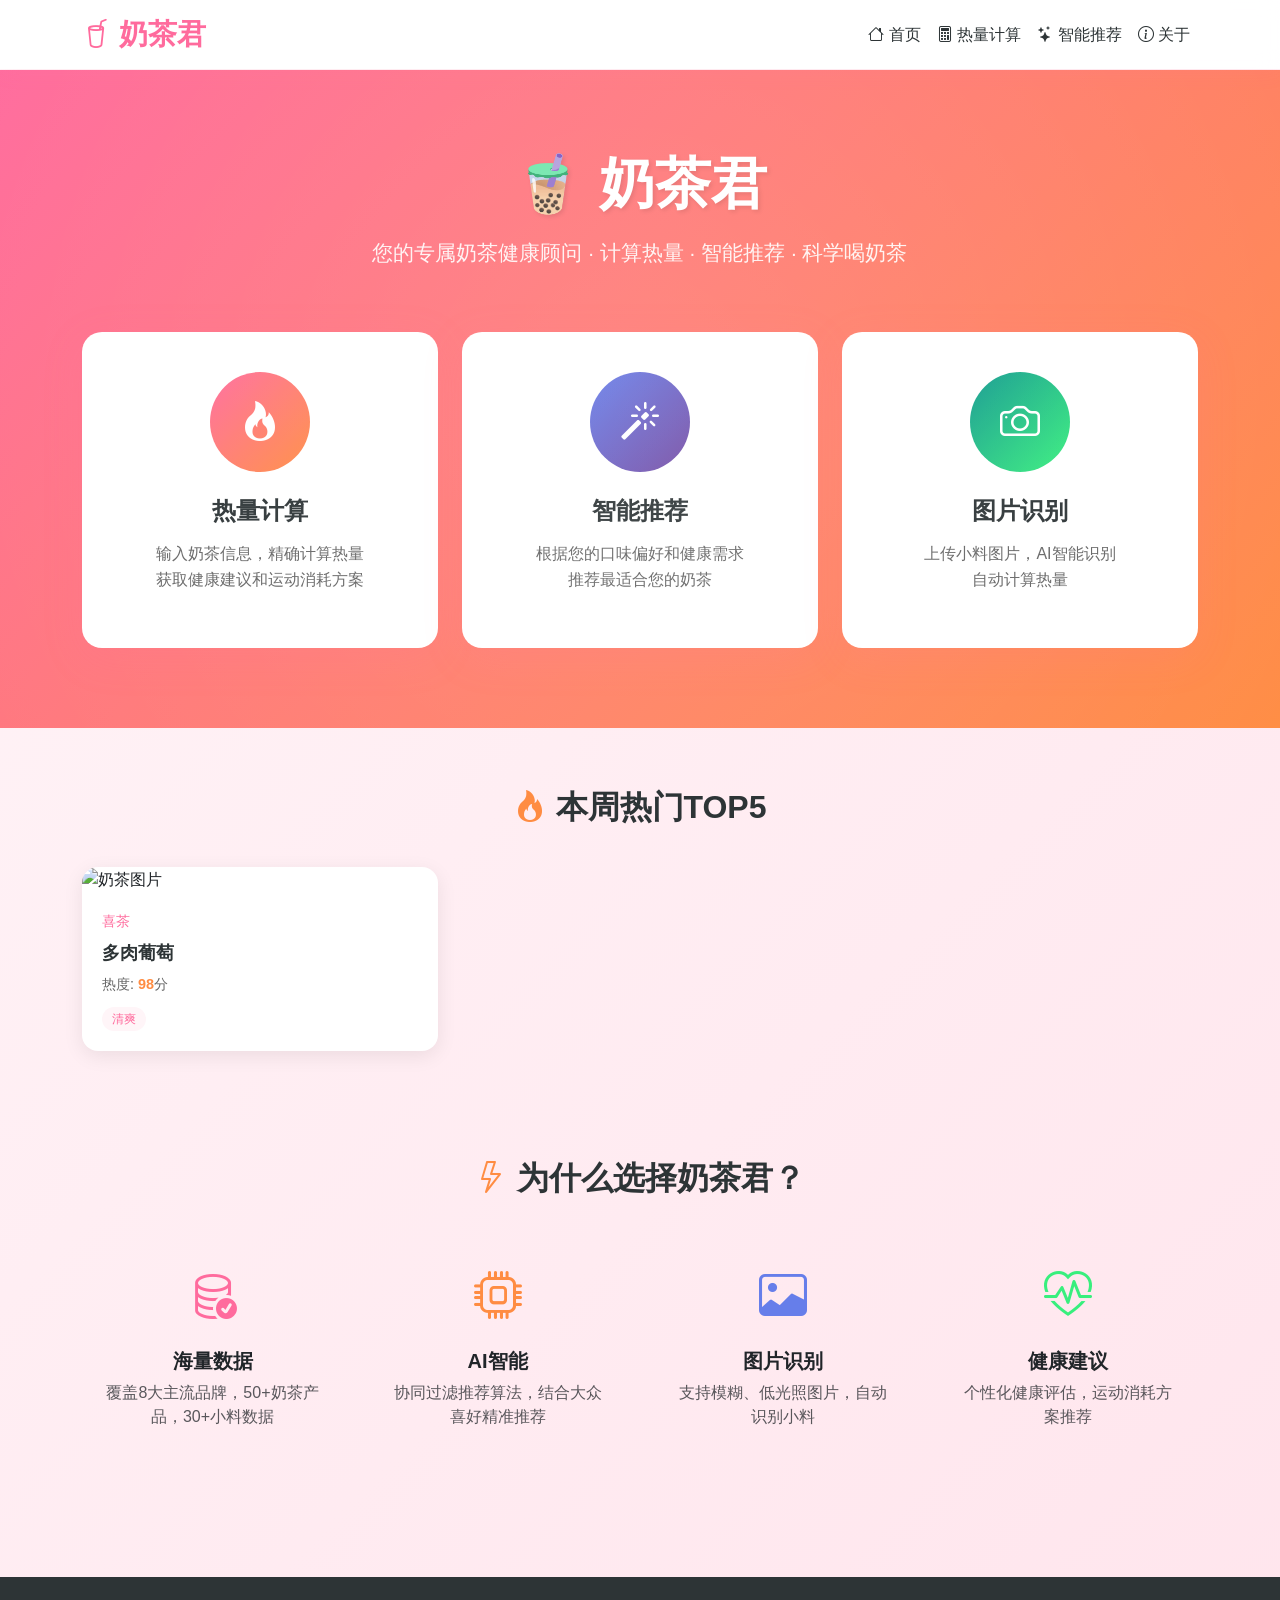
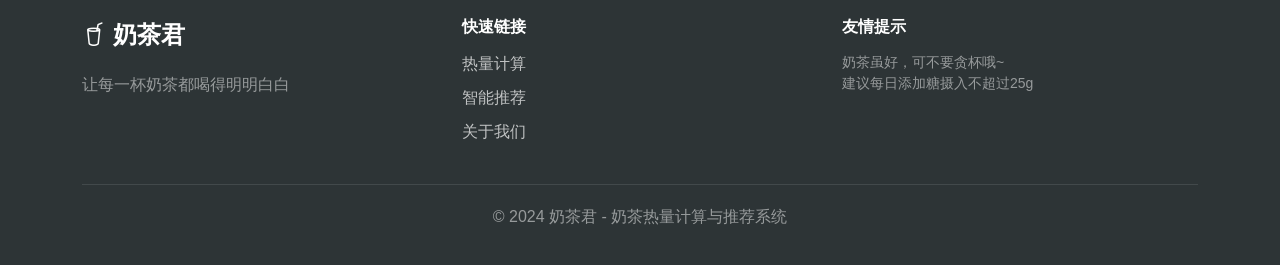
<file: target/classes/templates/index.html>
<!DOCTYPE html>
<html lang="zh-CN" xmlns:th="http://www.thymeleaf.org">
<head>
    <meta charset="UTF-8">
    <meta name="viewport" content="width=device-width, initial-scale=1.0">
    <title th:text="${pageTitle}">奶茶君</title>
    <link href="https://cdn.jsdelivr.net/npm/bootstrap@5.3.0/dist/css/bootstrap.min.css" rel="stylesheet">
    <link href="https://cdn.jsdelivr.net/npm/bootstrap-icons@1.10.0/font/bootstrap-icons.css" rel="stylesheet">
    <style>
        :root {
            --primary-color: #FF6B9D;
            --secondary-color: #FFB6C1;
            --accent-color: #FF8C42;
            --dark-color: #2D3436;
            --light-color: #FFF5F8;
        }

        * {
            margin: 0;
            padding: 0;
            box-sizing: border-box;
        }

        body {
            font-family: 'PingFang SC', 'Microsoft YaHei', sans-serif;
            background: linear-gradient(135deg, #FFF5F8 0%, #FFE4EC 100%);
            min-height: 100vh;
        }

        /* 导航栏 */
        .navbar {
            background: rgba(255, 255, 255, 0.95);
            backdrop-filter: blur(10px);
            box-shadow: 0 2px 20px rgba(255, 107, 157, 0.1);
        }

        .navbar-brand {
            font-size: 1.8rem;
            font-weight: bold;
            color: var(--primary-color) !important;
        }

        .navbar-brand i {
            margin-right: 8px;
        }

        .nav-link {
            color: var(--dark-color) !important;
            font-weight: 500;
            transition: all 0.3s ease;
        }

        .nav-link:hover {
            color: var(--primary-color) !important;
        }

        /* Hero区域 */
        .hero-section {
            background: linear-gradient(135deg, var(--primary-color) 0%, var(--accent-color) 100%);
            padding: 80px 0;
            color: white;
            text-align: center;
            position: relative;
            overflow: hidden;
        }

        .hero-section::before {
            content: '';
            position: absolute;
            top: -50%;
            left: -50%;
            width: 200%;
            height: 200%;
            background: radial-gradient(circle, rgba(255,255,255,0.1) 0%, transparent 60%);
            animation: float 15s ease-in-out infinite;
        }

        @keyframes float {
            0%, 100% { transform: translate(0, 0); }
            50% { transform: translate(30px, 30px); }
        }

        .hero-title {
            font-size: 3.5rem;
            font-weight: bold;
            margin-bottom: 20px;
            text-shadow: 2px 2px 4px rgba(0,0,0,0.1);
        }

        .hero-subtitle {
            font-size: 1.3rem;
            opacity: 0.9;
            margin-bottom: 40px;
        }

        /* 功能卡片 */
        .feature-card {
            background: white;
            border-radius: 20px;
            padding: 40px 30px;
            text-align: center;
            box-shadow: 0 10px 40px rgba(255, 107, 157, 0.15);
            transition: all 0.4s ease;
            cursor: pointer;
            height: 100%;
            text-decoration: none;
            color: inherit;
            display: block;
        }

        .feature-card:hover {
            transform: translateY(-10px);
            box-shadow: 0 20px 60px rgba(255, 107, 157, 0.25);
        }

        .feature-icon {
            width: 100px;
            height: 100px;
            border-radius: 50%;
            display: flex;
            align-items: center;
            justify-content: center;
            margin: 0 auto 25px;
            font-size: 2.5rem;
            color: white;
        }

        .feature-icon.calorie {
            background: linear-gradient(135deg, #FF6B9D 0%, #FF8C42 100%);
        }

        .feature-icon.recommend {
            background: linear-gradient(135deg, #667eea 0%, #764ba2 100%);
        }

        .feature-icon.image {
            background: linear-gradient(135deg, #11998e 0%, #38ef7d 100%);
        }

        .feature-title {
            font-size: 1.5rem;
            font-weight: bold;
            color: var(--dark-color);
            margin-bottom: 15px;
        }

        .feature-desc {
            color: #666;
            line-height: 1.6;
        }

        /* 热门推荐区域 */
        .hot-section {
            padding: 60px 0;
        }

        .section-title {
            font-size: 2rem;
            font-weight: bold;
            color: var(--dark-color);
            text-align: center;
            margin-bottom: 40px;
        }

        .section-title i {
            color: var(--accent-color);
            margin-right: 10px;
        }

        .hot-card {
            background: white;
            border-radius: 16px;
            overflow: hidden;
            box-shadow: 0 5px 20px rgba(0,0,0,0.08);
            transition: all 0.3s ease;
        }

        .hot-card:hover {
            transform: translateY(-5px);
            box-shadow: 0 10px 30px rgba(255, 107, 157, 0.2);
        }

        .hot-rank {
            position: absolute;
            top: 10px;
            left: 10px;
            width: 35px;
            height: 35px;
            border-radius: 50%;
            display: flex;
            align-items: center;
            justify-content: center;
            font-weight: bold;
            color: white;
            font-size: 0.9rem;
        }

        .rank-1 { background: linear-gradient(135deg, #FFD700, #FFA500); }
        .rank-2 { background: linear-gradient(135deg, #C0C0C0, #A0A0A0); }
        .rank-3 { background: linear-gradient(135deg, #CD7F32, #8B4513); }
        .rank-other { background: var(--primary-color); }

        .hot-image {
            width: 100%;
            height: 180px;
            object-fit: cover;
            position: relative;
        }

        .hot-image-wrapper {
            position: relative;
        }

        .hot-info {
            padding: 20px;
        }

        .hot-brand {
            font-size: 0.85rem;
            color: var(--primary-color);
            font-weight: 500;
        }

        .hot-name {
            font-size: 1.1rem;
            font-weight: bold;
            color: var(--dark-color);
            margin: 8px 0;
        }

        .hot-calorie {
            font-size: 0.9rem;
            color: #666;
        }

        .hot-calorie span {
            color: var(--accent-color);
            font-weight: bold;
        }

        .hot-tags {
            margin-top: 10px;
        }

        .hot-tag {
            display: inline-block;
            padding: 3px 10px;
            background: var(--light-color);
            color: var(--primary-color);
            border-radius: 15px;
            font-size: 0.75rem;
            margin-right: 5px;
        }

        /* 页脚 */
        .footer {
            background: var(--dark-color);
            color: white;
            padding: 40px 0 20px;
            margin-top: 60px;
        }

        .footer-title {
            font-size: 1.5rem;
            font-weight: bold;
            margin-bottom: 20px;
        }

        .footer-links a {
            color: rgba(255,255,255,0.7);
            text-decoration: none;
            display: block;
            margin-bottom: 10px;
            transition: color 0.3s;
        }

        .footer-links a:hover {
            color: var(--primary-color);
        }

        .copyright {
            text-align: center;
            padding-top: 20px;
            border-top: 1px solid rgba(255,255,255,0.1);
            margin-top: 30px;
            color: rgba(255,255,255,0.5);
        }

        /* 响应式 */
        @media (max-width: 768px) {
            .hero-title {
                font-size: 2.5rem;
            }
            .hero-subtitle {
                font-size: 1.1rem;
            }
        }
    </style>
</head>
<body>
    <!-- 导航栏 -->
    <nav class="navbar navbar-expand-lg fixed-top">
        <div class="container">
            <a class="navbar-brand" href="/">
                <i class="bi bi-cup-straw"></i>奶茶君
            </a>
            <button class="navbar-toggler" type="button" data-bs-toggle="collapse" data-bs-target="#navbarNav">
                <span class="navbar-toggler-icon"></span>
            </button>
            <div class="collapse navbar-collapse" id="navbarNav">
                <ul class="navbar-nav ms-auto">
                    <li class="nav-item">
                        <a class="nav-link" href="/"><i class="bi bi-house"></i> 首页</a>
                    </li>
                    <li class="nav-item">
                        <a class="nav-link" href="/calorie"><i class="bi bi-calculator"></i> 热量计算</a>
                    </li>
                    <li class="nav-item">
                        <a class="nav-link" href="/recommend"><i class="bi bi-stars"></i> 智能推荐</a>
                    </li>
                    <li class="nav-item">
                        <a class="nav-link" href="/about"><i class="bi bi-info-circle"></i> 关于</a>
                    </li>
                </ul>
            </div>
        </div>
    </nav>

    <!-- Hero区域 -->
    <section class="hero-section" style="margin-top: 70px;">
        <div class="container">
            <h1 class="hero-title">🧋 奶茶君</h1>
            <p class="hero-subtitle">您的专属奶茶健康顾问 · 计算热量 · 智能推荐 · 科学喝奶茶</p>
            <div class="row justify-content-center g-4 mt-4">
                <div class="col-md-4">
                    <a href="/calorie" class="feature-card">
                        <div class="feature-icon calorie">
                            <i class="bi bi-fire"></i>
                        </div>
                        <h3 class="feature-title">热量计算</h3>
                        <p class="feature-desc">输入奶茶信息，精确计算热量<br>获取健康建议和运动消耗方案</p>
                    </a>
                </div>
                <div class="col-md-4">
                    <a href="/recommend" class="feature-card">
                        <div class="feature-icon recommend">
                            <i class="bi bi-magic"></i>
                        </div>
                        <h3 class="feature-title">智能推荐</h3>
                        <p class="feature-desc">根据您的口味偏好和健康需求<br>推荐最适合您的奶茶</p>
                    </a>
                </div>
                <div class="col-md-4">
                    <a href="/calorie?mode=image" class="feature-card">
                        <div class="feature-icon image">
                            <i class="bi bi-camera"></i>
                        </div>
                        <h3 class="feature-title">图片识别</h3>
                        <p class="feature-desc">上传小料图片，AI智能识别<br>自动计算热量</p>
                    </a>
                </div>
            </div>
        </div>
    </section>

    <!-- 热门推荐区域 -->
    <section class="hot-section">
        <div class="container">
            <h2 class="section-title"><i class="bi bi-fire"></i>本周热门TOP5</h2>
            <div class="row g-4">
                <div class="col-md-4 col-lg-2-4" th:each="product, stat : ${hotProducts}">
                    <div class="hot-card">
                        <div class="hot-image-wrapper">
                            <img class="hot-image" th:src="@{/img/placeholder.jpg}" alt="奶茶图片">
                            <div class="hot-rank" th:classappend="${stat.index == 0} ? 'rank-1' : (${stat.index == 1} ? 'rank-2' : (${stat.index == 2} ? 'rank-3' : 'rank-other'))"
                                 th:text="${stat.index + 1}">1</div>
                        </div>
                        <div class="hot-info">
                            <div class="hot-brand" th:text="${product.brandName}">喜茶</div>
                            <div class="hot-name" th:text="${product.productName}">多肉葡萄</div>
                            <div class="hot-calorie">热度: <span th:text="${product.hotScore}">98</span>分</div>
                            <div class="hot-tags">
                                <span class="hot-tag" th:each="tag : ${product.tags}" th:text="${tag}">清爽</span>
                            </div>
                        </div>
                    </div>
                </div>
            </div>
        </div>
    </section>

    <!-- 功能介绍 -->
    <section class="py-5">
        <div class="container">
            <h2 class="section-title"><i class="bi bi-lightning"></i>为什么选择奶茶君？</h2>
            <div class="row g-4">
                <div class="col-md-3">
                    <div class="text-center p-4">
                        <i class="bi bi-database-check" style="font-size: 3rem; color: var(--primary-color);"></i>
                        <h5 class="mt-3 fw-bold">海量数据</h5>
                        <p class="text-muted">覆盖8大主流品牌，50+奶茶产品，30+小料数据</p>
                    </div>
                </div>
                <div class="col-md-3">
                    <div class="text-center p-4">
                        <i class="bi bi-cpu" style="font-size: 3rem; color: var(--accent-color);"></i>
                        <h5 class="mt-3 fw-bold">AI智能</h5>
                        <p class="text-muted">协同过滤推荐算法，结合大众喜好精准推荐</p>
                    </div>
                </div>
                <div class="col-md-3">
                    <div class="text-center p-4">
                        <i class="bi bi-image" style="font-size: 3rem; color: #667eea;"></i>
                        <h5 class="mt-3 fw-bold">图片识别</h5>
                        <p class="text-muted">支持模糊、低光照图片，自动识别小料</p>
                    </div>
                </div>
                <div class="col-md-3">
                    <div class="text-center p-4">
                        <i class="bi bi-heart-pulse" style="font-size: 3rem; color: #38ef7d;"></i>
                        <h5 class="mt-3 fw-bold">健康建议</h5>
                        <p class="text-muted">个性化健康评估，运动消耗方案推荐</p>
                    </div>
                </div>
            </div>
        </div>
    </section>

    <!-- 页脚 -->
    <footer class="footer">
        <div class="container">
            <div class="row">
                <div class="col-md-4">
                    <div class="footer-title"><i class="bi bi-cup-straw"></i> 奶茶君</div>
                    <p class="text-white-50">让每一杯奶茶都喝得明明白白</p>
                </div>
                <div class="col-md-4 footer-links">
                    <h6 class="fw-bold mb-3">快速链接</h6>
                    <a href="/calorie">热量计算</a>
                    <a href="/recommend">智能推荐</a>
                    <a href="/about">关于我们</a>
                </div>
                <div class="col-md-4 footer-links">
                    <h6 class="fw-bold mb-3">友情提示</h6>
                    <p class="text-white-50 small">奶茶虽好，可不要贪杯哦~<br>建议每日添加糖摄入不超过25g</p>
                </div>
            </div>
            <div class="copyright">
                <p>© 2024 奶茶君 - 奶茶热量计算与推荐系统</p>
            </div>
        </div>
    </footer>

    <script src="https://cdn.jsdelivr.net/npm/bootstrap@5.3.0/dist/js/bootstrap.bundle.min.js"></script>
</body>
</html>
</file>
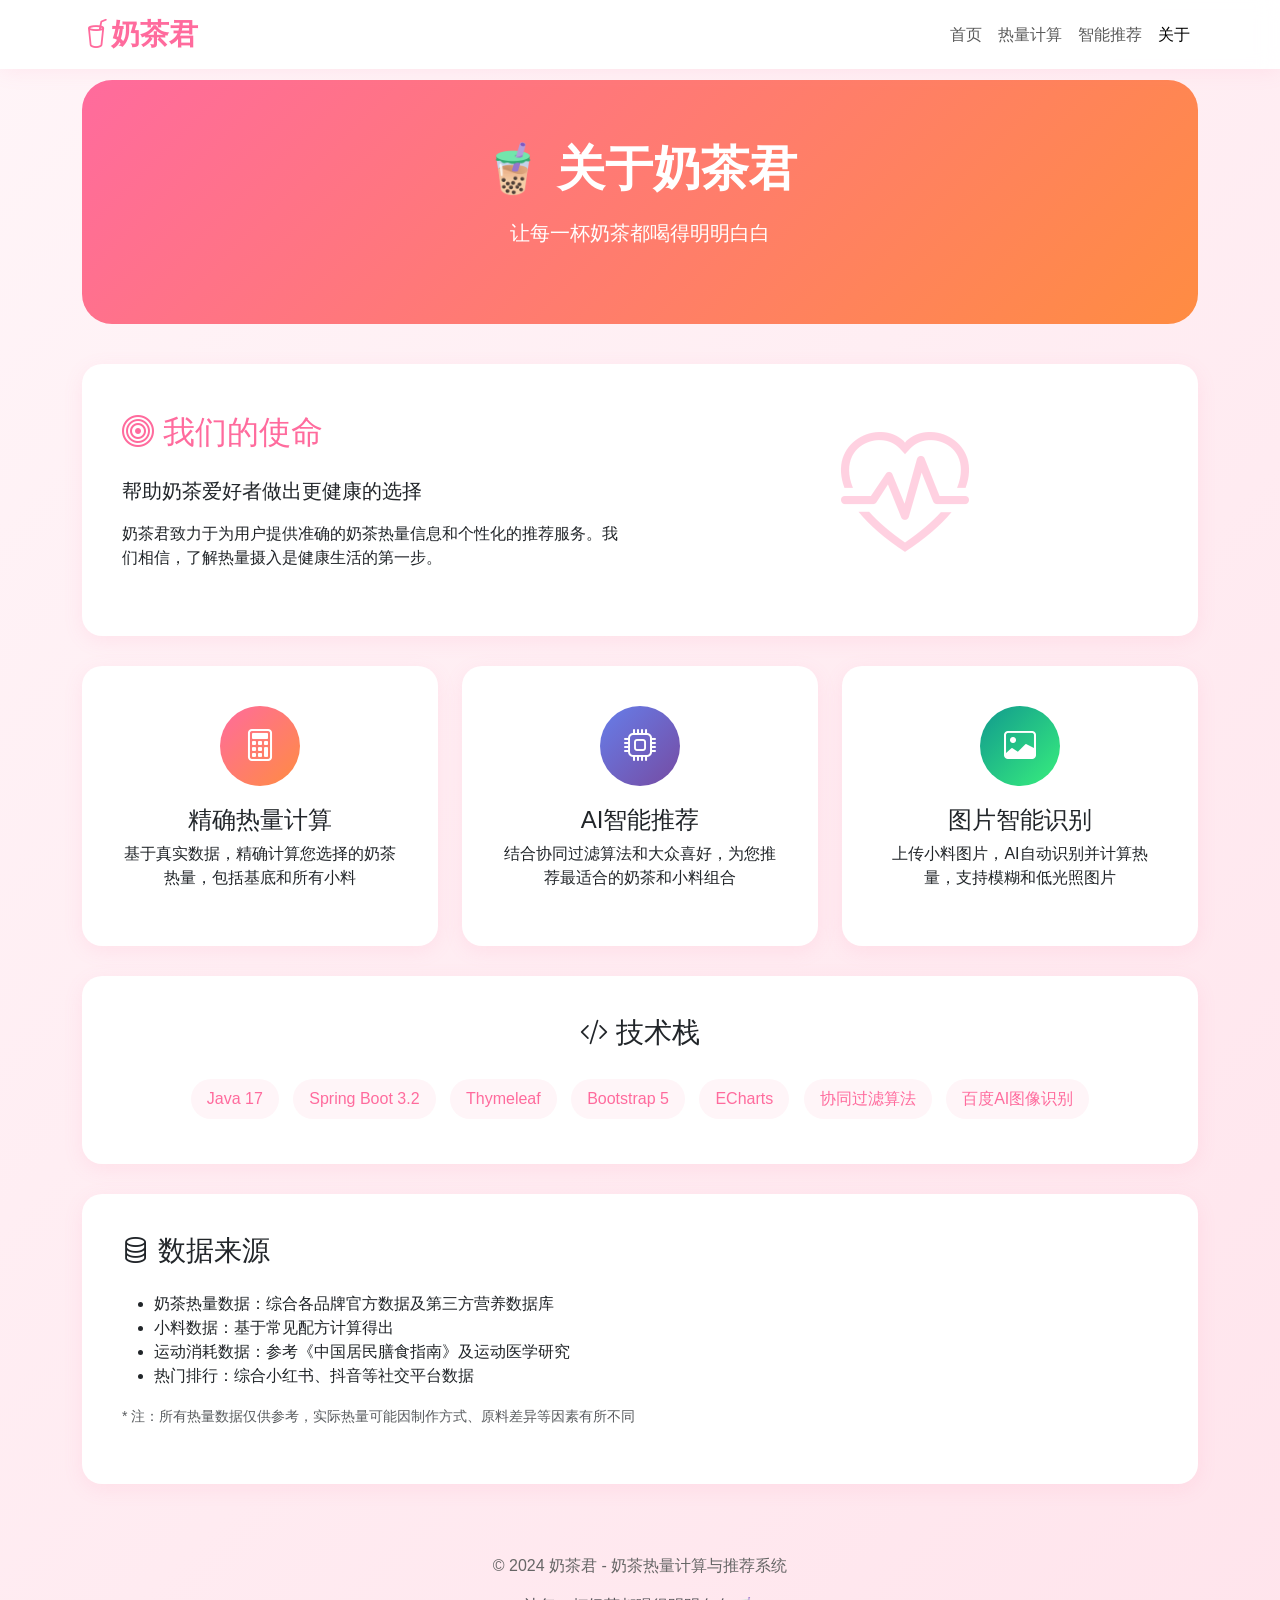
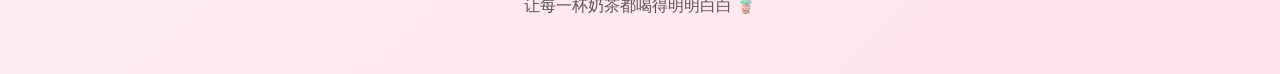
<file: target/classes/templates/about.html>
<!DOCTYPE html>
<html lang="zh-CN" xmlns:th="http://www.thymeleaf.org">
<head>
    <meta charset="UTF-8">
    <meta name="viewport" content="width=device-width, initial-scale=1.0">
    <title th:text="${pageTitle}">关于我们 - 奶茶君</title>
    <link href="https://cdn.jsdelivr.net/npm/bootstrap@5.3.0/dist/css/bootstrap.min.css" rel="stylesheet">
    <link href="https://cdn.jsdelivr.net/npm/bootstrap-icons@1.10.0/font/bootstrap-icons.css" rel="stylesheet">
    <style>
        :root {
            --primary-color: #FF6B9D;
            --accent-color: #FF8C42;
            --dark-color: #2D3436;
            --light-color: #FFF5F8;
        }

        body {
            font-family: 'PingFang SC', 'Microsoft YaHei', sans-serif;
            background: linear-gradient(135deg, #FFF5F8 0%, #FFE4EC 100%);
            min-height: 100vh;
            padding-top: 80px;
        }

        .navbar {
            background: rgba(255, 255, 255, 0.95);
            backdrop-filter: blur(10px);
            box-shadow: 0 2px 20px rgba(255, 107, 157, 0.1);
        }

        .navbar-brand {
            font-size: 1.8rem;
            font-weight: bold;
            color: var(--primary-color) !important;
        }

        .about-hero {
            text-align: center;
            padding: 60px 0;
            background: linear-gradient(135deg, var(--primary-color) 0%, var(--accent-color) 100%);
            color: white;
            border-radius: 30px;
            margin-bottom: 40px;
        }

        .about-hero h1 {
            font-size: 3rem;
            font-weight: bold;
            margin-bottom: 20px;
        }

        .feature-section {
            background: white;
            border-radius: 20px;
            padding: 40px;
            margin-bottom: 30px;
            box-shadow: 0 5px 20px rgba(255, 107, 157, 0.1);
        }

        .feature-icon {
            width: 80px;
            height: 80px;
            border-radius: 50%;
            display: flex;
            align-items: center;
            justify-content: center;
            margin: 0 auto 20px;
            font-size: 2rem;
            color: white;
        }

        .team-section {
            text-align: center;
            padding: 40px 0;
        }

        .tech-badge {
            display: inline-block;
            padding: 8px 16px;
            background: var(--light-color);
            color: var(--primary-color);
            border-radius: 20px;
            margin: 5px;
            font-weight: 500;
        }

        .footer {
            text-align: center;
            padding: 40px 0;
            color: #666;
        }
    </style>
</head>
<body>
    <!-- 导航栏 -->
    <nav class="navbar navbar-expand-lg fixed-top">
        <div class="container">
            <a class="navbar-brand" href="/">
                <i class="bi bi-cup-straw"></i>奶茶君
            </a>
            <div class="collapse navbar-collapse">
                <ul class="navbar-nav ms-auto">
                    <li class="nav-item"><a class="nav-link" href="/">首页</a></li>
                    <li class="nav-item"><a class="nav-link" href="/calorie">热量计算</a></li>
                    <li class="nav-item"><a class="nav-link" href="/recommend">智能推荐</a></li>
                    <li class="nav-item"><a class="nav-link active" href="/about">关于</a></li>
                </ul>
            </div>
        </div>
    </nav>

    <div class="container">
        <!-- Hero -->
        <div class="about-hero">
            <h1>🧋 关于奶茶君</h1>
            <p class="lead">让每一杯奶茶都喝得明明白白</p>
        </div>

        <!-- 使命 -->
        <div class="feature-section">
            <div class="row align-items-center">
                <div class="col-md-6">
                    <h2 class="mb-4" style="color: var(--primary-color);">
                        <i class="bi bi-bullseye"></i> 我们的使命
                    </h2>
                    <p class="lead">帮助奶茶爱好者做出更健康的选择</p>
                    <p>奶茶君致力于为用户提供准确的奶茶热量信息和个性化的推荐服务。我们相信，了解热量摄入是健康生活的第一步。</p>
                </div>
                <div class="col-md-6 text-center">
                    <i class="bi bi-heart-pulse" style="font-size: 8rem; color: var(--primary-color); opacity: 0.3;"></i>
                </div>
            </div>
        </div>

        <!-- 功能 -->
        <div class="row">
            <div class="col-md-4">
                <div class="feature-section text-center">
                    <div class="feature-icon" style="background: linear-gradient(135deg, #FF6B9D, #FF8C42);">
                        <i class="bi bi-calculator"></i>
                    </div>
                    <h4>精确热量计算</h4>
                    <p>基于真实数据，精确计算您选择的奶茶热量，包括基底和所有小料</p>
                </div>
            </div>
            <div class="col-md-4">
                <div class="feature-section text-center">
                    <div class="feature-icon" style="background: linear-gradient(135deg, #667eea, #764ba2);">
                        <i class="bi bi-cpu"></i>
                    </div>
                    <h4>AI智能推荐</h4>
                    <p>结合协同过滤算法和大众喜好，为您推荐最适合的奶茶和小料组合</p>
                </div>
            </div>
            <div class="col-md-4">
                <div class="feature-section text-center">
                    <div class="feature-icon" style="background: linear-gradient(135deg, #11998e, #38ef7d);">
                        <i class="bi bi-image"></i>
                    </div>
                    <h4>图片智能识别</h4>
                    <p>上传小料图片，AI自动识别并计算热量，支持模糊和低光照图片</p>
                </div>
            </div>
        </div>

        <!-- 技术 -->
        <div class="feature-section">
            <h3 class="text-center mb-4"><i class="bi bi-code-slash"></i> 技术栈</h3>
            <div class="text-center">
                <span class="tech-badge">Java 17</span>
                <span class="tech-badge">Spring Boot 3.2</span>
                <span class="tech-badge">Thymeleaf</span>
                <span class="tech-badge">Bootstrap 5</span>
                <span class="tech-badge">ECharts</span>
                <span class="tech-badge">协同过滤算法</span>
                <span class="tech-badge">百度AI图像识别</span>
            </div>
        </div>

        <!-- 数据来源 -->
        <div class="feature-section">
            <h3 class="mb-4"><i class="bi bi-database"></i> 数据来源</h3>
            <ul>
                <li>奶茶热量数据：综合各品牌官方数据及第三方营养数据库</li>
                <li>小料数据：基于常见配方计算得出</li>
                <li>运动消耗数据：参考《中国居民膳食指南》及运动医学研究</li>
                <li>热门排行：综合小红书、抖音等社交平台数据</li>
            </ul>
            <p class="text-muted mt-3"><small>* 注：所有热量数据仅供参考，实际热量可能因制作方式、原料差异等因素有所不同</small></p>
        </div>

        <!-- 页脚 -->
        <div class="footer">
            <p>© 2024 奶茶君 - 奶茶热量计算与推荐系统</p>
            <p class="text-muted">让每一杯奶茶都喝得明明白白 🧋</p>
        </div>
    </div>

    <script src="https://cdn.jsdelivr.net/npm/bootstrap@5.3.0/dist/js/bootstrap.bundle.min.js"></script>
</body>
</html>
</file>
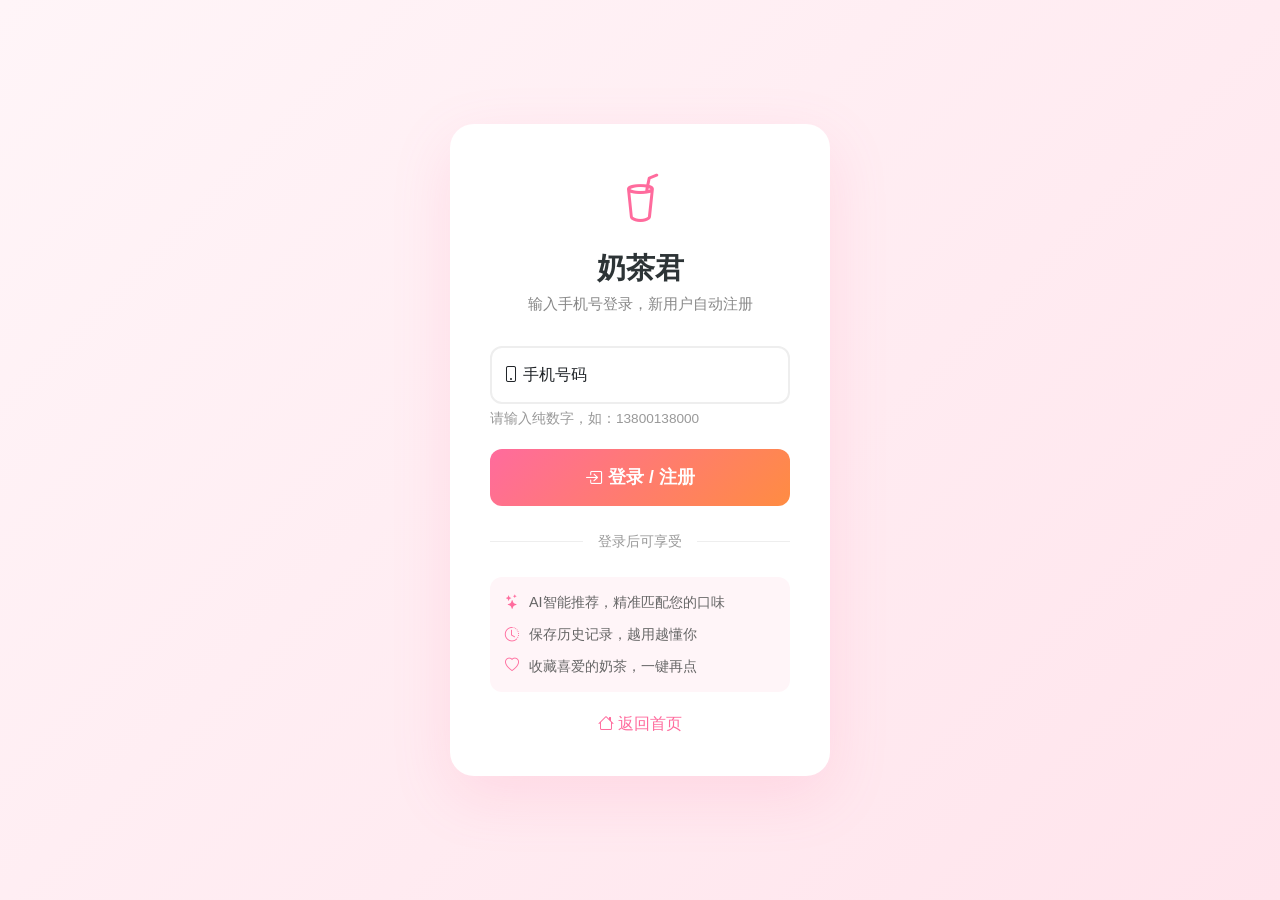
<file: target/classes/templates/login.html>
<!DOCTYPE html>
<html lang="zh-CN" xmlns:th="http://www.thymeleaf.org">
<head>
    <meta charset="UTF-8">
    <meta name="viewport" content="width=device-width, initial-scale=1.0">
    <title th:text="${pageTitle}">登录 - 奶茶君</title>
    <link href="https://cdn.jsdelivr.net/npm/bootstrap@5.3.0/dist/css/bootstrap.min.css" rel="stylesheet">
    <link href="https://cdn.jsdelivr.net/npm/bootstrap-icons@1.10.0/font/bootstrap-icons.css" rel="stylesheet">
    <style>
        :root {
            --primary-color: #FF6B9D;
            --secondary-color: #FFB6C1;
            --accent-color: #FF8C42;
            --dark-color: #2D3436;
            --light-color: #FFF5F8;
        }

        body {
            font-family: 'PingFang SC', 'Microsoft YaHei', sans-serif;
            background: linear-gradient(135deg, #FFF5F8 0%, #FFE4EC 100%);
            min-height: 100vh;
            display: flex;
            align-items: center;
            justify-content: center;
        }

        .login-container {
            max-width: 420px;
            width: 100%;
            padding: 20px;
        }

        .login-card {
            background: white;
            border-radius: 24px;
            padding: 40px;
            box-shadow: 0 20px 60px rgba(255, 107, 157, 0.15);
        }

        .login-header {
            text-align: center;
            margin-bottom: 30px;
        }

        .login-logo {
            font-size: 3rem;
            color: var(--primary-color);
            margin-bottom: 15px;
        }

        .login-title {
            font-size: 1.8rem;
            font-weight: bold;
            color: var(--dark-color);
            margin-bottom: 8px;
        }

        .login-subtitle {
            color: #888;
            font-size: 0.95rem;
        }

        .form-floating {
            margin-bottom: 20px;
        }

        .form-control {
            border-radius: 12px;
            border: 2px solid #eee;
            padding: 15px;
            font-size: 1.1rem;
            transition: all 0.3s;
        }

        .form-control:focus {
            border-color: var(--primary-color);
            box-shadow: 0 0 0 0.2rem rgba(255, 107, 157, 0.25);
        }

        .login-btn {
            width: 100%;
            padding: 15px;
            font-size: 1.1rem;
            font-weight: bold;
            background: linear-gradient(135deg, var(--primary-color) 0%, var(--accent-color) 100%);
            border: none;
            border-radius: 12px;
            color: white;
            transition: all 0.3s;
        }

        .login-btn:hover {
            transform: translateY(-2px);
            box-shadow: 0 10px 30px rgba(255, 107, 157, 0.3);
        }

        .login-btn:disabled {
            background: #ccc;
            transform: none;
            box-shadow: none;
        }

        .error-message {
            background: #fff5f5;
            color: #e74c3c;
            padding: 12px 15px;
            border-radius: 10px;
            margin-bottom: 20px;
            display: none;
            font-size: 0.9rem;
        }

        .error-message.show {
            display: block;
        }

        .input-hint {
            font-size: 0.85rem;
            color: #999;
            margin-top: 5px;
        }

        .back-home {
            text-align: center;
            margin-top: 20px;
        }

        .back-home a {
            color: var(--primary-color);
            text-decoration: none;
        }

        .back-home a:hover {
            text-decoration: underline;
        }

        .divider {
            display: flex;
            align-items: center;
            margin: 25px 0;
        }

        .divider::before,
        .divider::after {
            content: '';
            flex: 1;
            height: 1px;
            background: #eee;
        }

        .divider span {
            padding: 0 15px;
            color: #999;
            font-size: 0.9rem;
        }

        .features {
            background: var(--light-color);
            border-radius: 12px;
            padding: 15px;
            margin-top: 20px;
        }

        .feature-item {
            display: flex;
            align-items: center;
            margin-bottom: 10px;
            font-size: 0.9rem;
            color: #666;
        }

        .feature-item:last-child {
            margin-bottom: 0;
        }

        .feature-item i {
            color: var(--primary-color);
            margin-right: 10px;
        }
    </style>
</head>
<body>
    <div class="login-container">
        <div class="login-card">
            <div class="login-header">
                <div class="login-logo">
                    <i class="bi bi-cup-straw"></i>
                </div>
                <h1 class="login-title">奶茶君</h1>
                <p class="login-subtitle">输入手机号登录，新用户自动注册</p>
            </div>

            <div class="error-message" id="errorMessage">
                <i class="bi bi-exclamation-circle"></i>
                <span id="errorText"></span>
            </div>

            <form id="loginForm" onsubmit="return handleLogin(event)">
                <div class="form-floating">
                    <input type="text" class="form-control" id="userId" placeholder="请输入手机号"
                           pattern="[0-9]+" title="请输入纯数字" required>
                    <label for="userId"><i class="bi bi-phone"></i> 手机号码</label>
                    <div class="input-hint">请输入纯数字，如：13800138000</div>
                </div>

                <button type="submit" class="login-btn" id="loginBtn">
                    <i class="bi bi-box-arrow-in-right"></i> 登录 / 注册
                </button>
            </form>

            <div class="divider">
                <span>登录后可享受</span>
            </div>

            <div class="features">
                <div class="feature-item">
                    <i class="bi bi-stars"></i>
                    <span>AI智能推荐，精准匹配您的口味</span>
                </div>
                <div class="feature-item">
                    <i class="bi bi-clock-history"></i>
                    <span>保存历史记录，越用越懂你</span>
                </div>
                <div class="feature-item">
                    <i class="bi bi-heart"></i>
                    <span>收藏喜爱的奶茶，一键再点</span>
                </div>
            </div>

            <div class="back-home">
                <a href="/"><i class="bi bi-house"></i> 返回首页</a>
            </div>
        </div>
    </div>

    <script src="https://cdn.jsdelivr.net/npm/bootstrap@5.3.0/dist/js/bootstrap.bundle.min.js"></script>
    <script>
        function showError(message) {
            const errorDiv = document.getElementById('errorMessage');
            const errorText = document.getElementById('errorText');
            errorText.textContent = message;
            errorDiv.classList.add('show');
        }

        function hideError() {
            document.getElementById('errorMessage').classList.remove('show');
        }

        function setLoading(loading) {
            const btn = document.getElementById('loginBtn');
            const input = document.getElementById('userId');

            if (loading) {
                btn.disabled = true;
                input.disabled = true;
                btn.innerHTML = '<span class="spinner-border spinner-border-sm me-2"></span>处理中...';
            } else {
                btn.disabled = false;
                input.disabled = false;
                btn.innerHTML = '<i class="bi bi-box-arrow-in-right"></i> 登录 / 注册';
            }
        }

        async function handleLogin(event) {
            event.preventDefault();
            hideError();

            const userId = document.getElementById('userId').value.trim();

            // 验证是否为纯数字
            if (!/^\d+$/.test(userId)) {
                showError('请输入纯数字的手机号');
                return false;
            }

            // 验证长度
            if (userId.length < 4 || userId.length > 15) {
                showError('手机号长度应在4-15位之间');
                return false;
            }

            setLoading(true);

            try {
                const response = await fetch('/api/auth/login', {
                    method: 'POST',
                    headers: {
                        'Content-Type': 'application/json'
                    },
                    body: JSON.stringify({ userId: userId })
                });

                const result = await response.json();

                if (result.success) {
                    // 保存登录状态
                    localStorage.setItem('userId', userId);
                    localStorage.setItem('userName', result.userName || userId);

                    if (result.isNewUser) {
                        // 新用户跳转到完善信息页面
                        window.location.href = '/profile/setup';
                    } else {
                        // 老用户跳转到首页
                        window.location.href = '/home';
                    }
                } else {
                    showError(result.message || '登录失败，请重试');
                }
            } catch (error) {
                console.error('Login error:', error);
                showError('网络错误，请检查连接后重试');
            } finally {
                setLoading(false);
            }

            return false;
        }

        // 检查是否已登录
        window.onload = function() {
            const userId = localStorage.getItem('userId');
            if (userId) {
                // 已登录，直接跳转
                window.location.href = '/home';
            }
        }
    </script>
</body>
</html>
</file>
